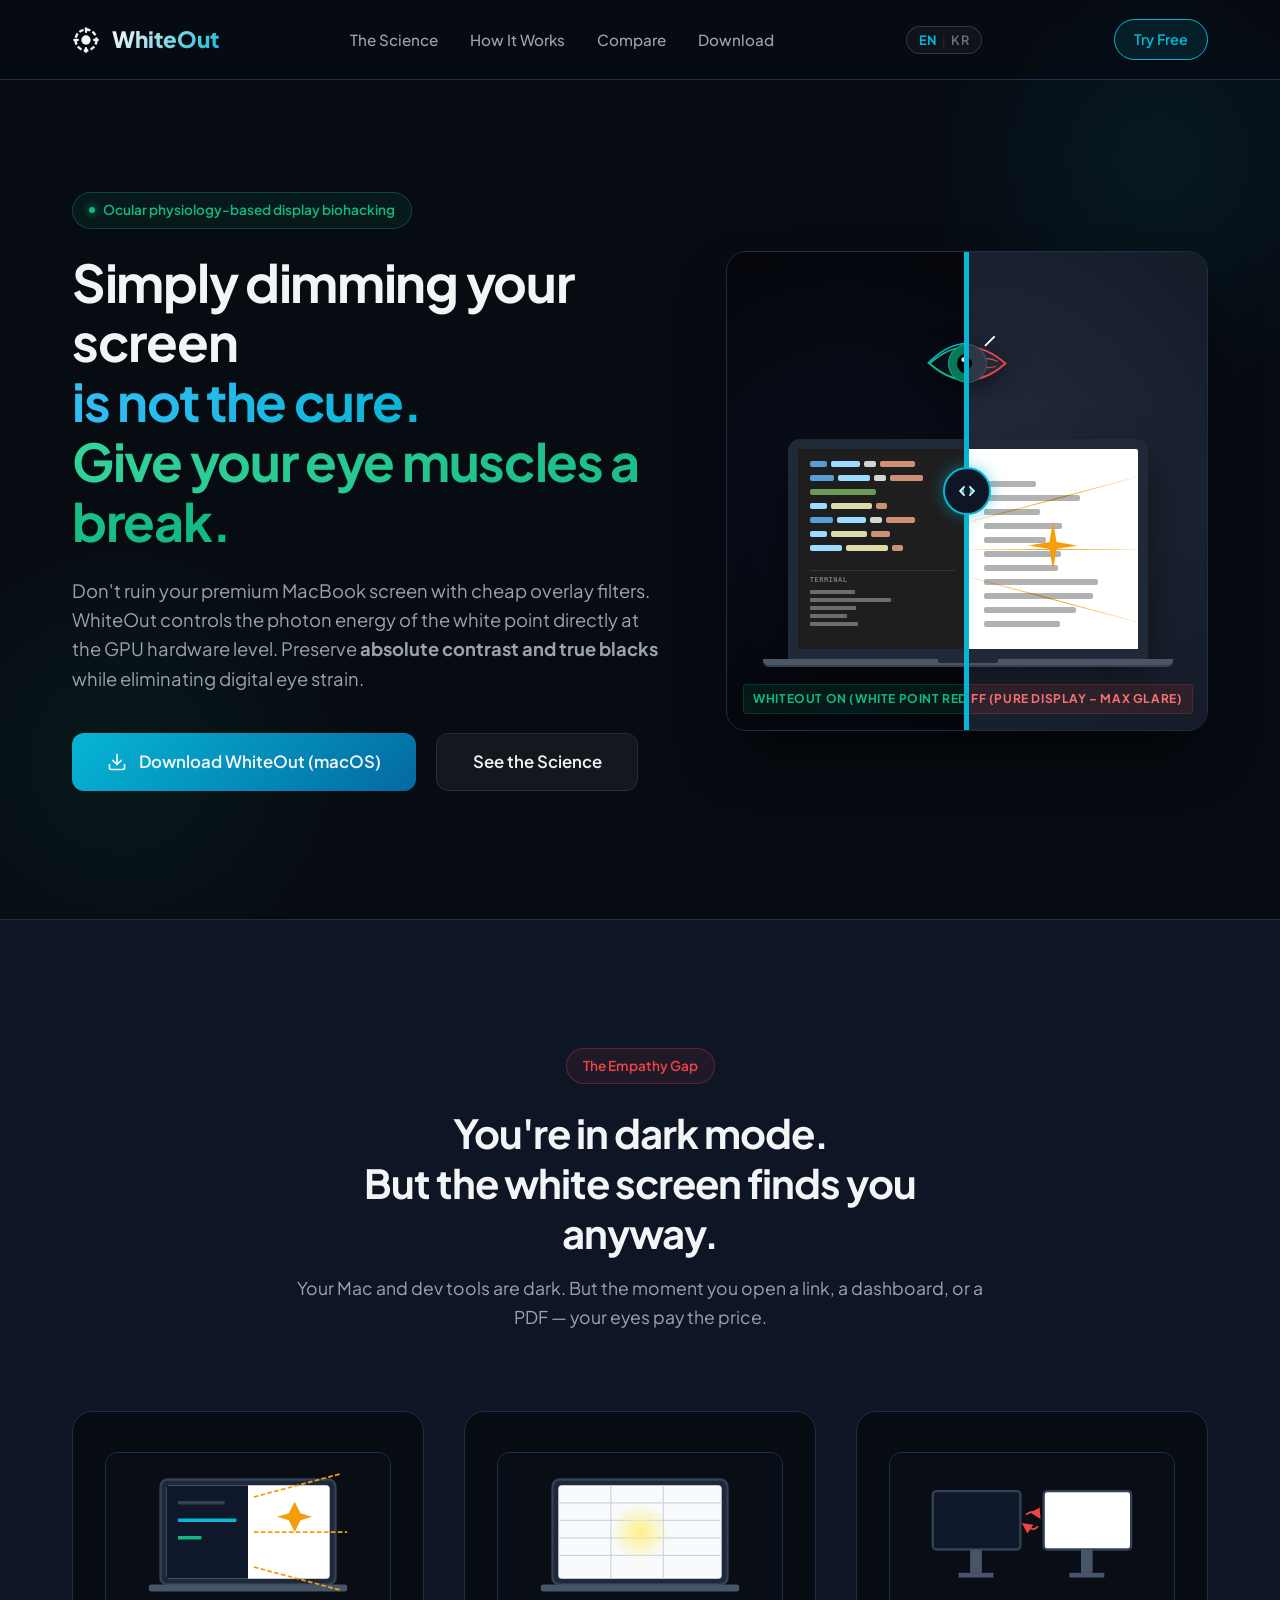
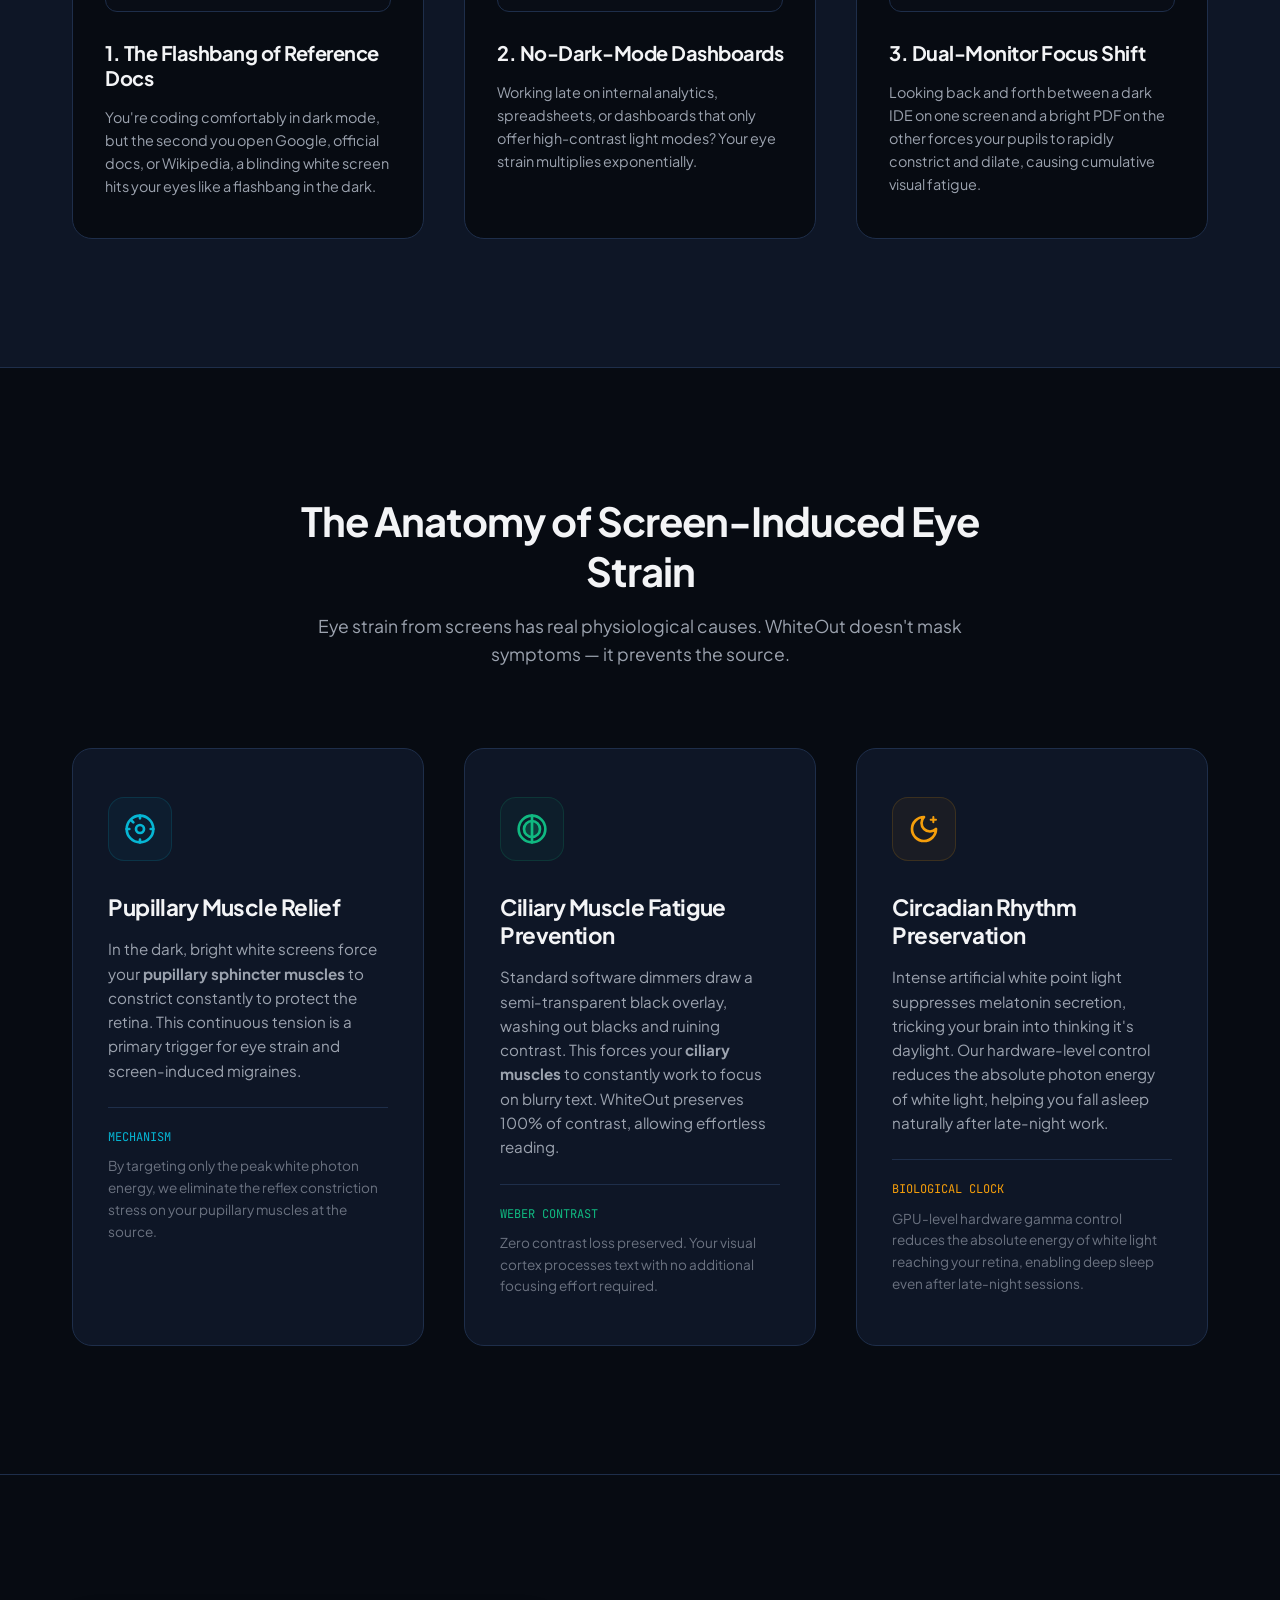
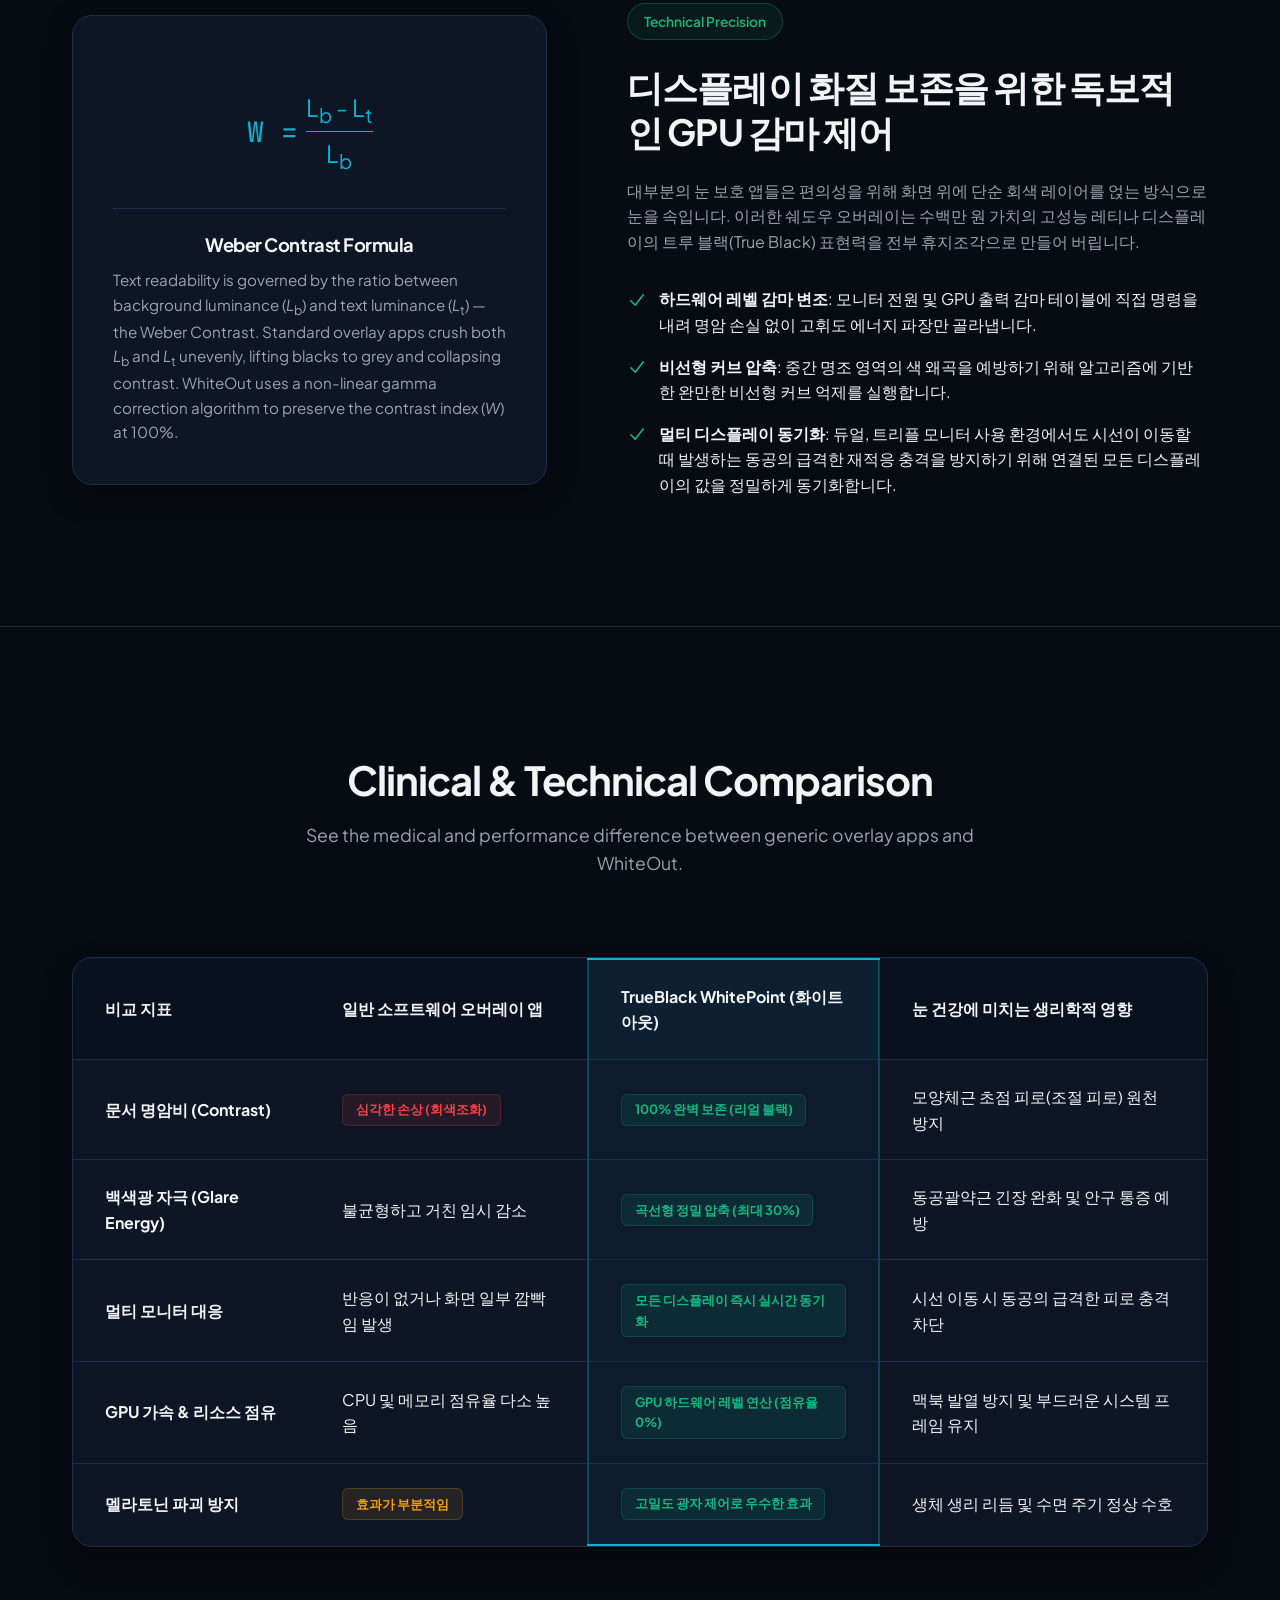
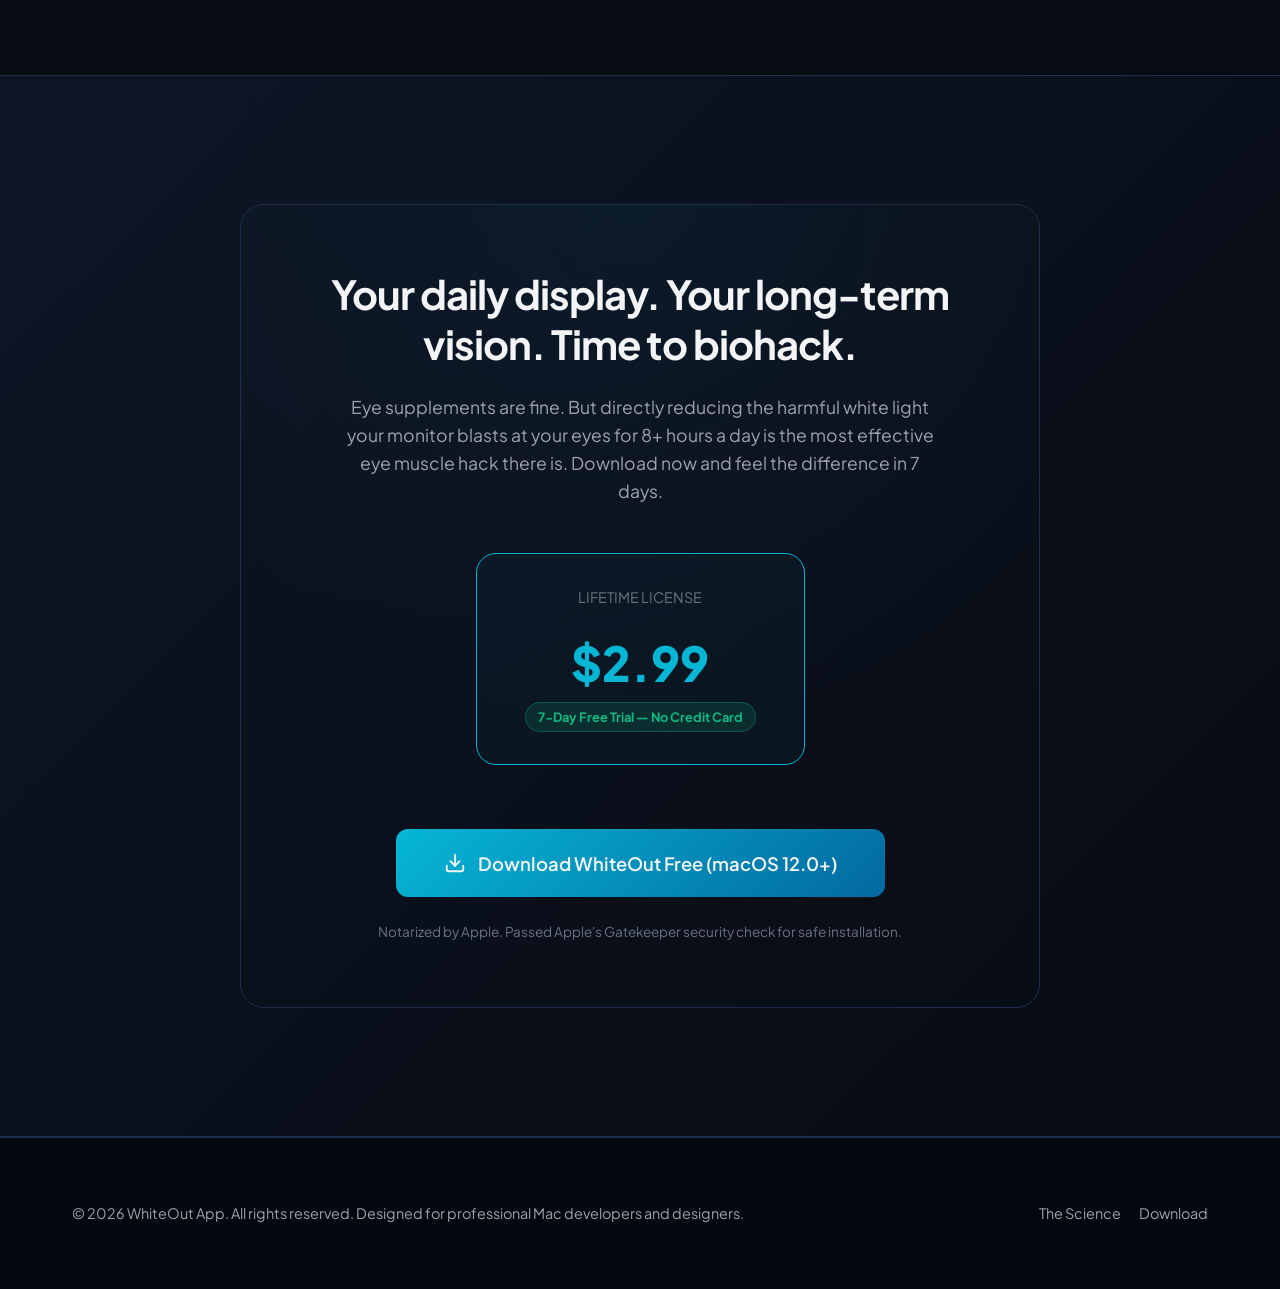
<file: new_web/index.html>
<!DOCTYPE html>
<html lang="en">
<head>
    <meta charset="UTF-8">
    <meta name="viewport" content="width=device-width, initial-scale=1.0">
    
    <!-- SEO Meta Tags -->
    <title>WhiteOut - GPU-Level Eye Strain Prevention for Mac</title>
    <meta name="description" content="Simply dimming your screen is not the cure. WhiteOut controls white point photon energy directly at the GPU hardware level, preserving 100% contrast and true blacks while eliminating digital eye strain.">
    <meta name="keywords" content="white point, eye strain, eye fatigue, MacBook eye protection, mac brightness control, contrast ratio, ciliary muscle fatigue, pupillary sphincter">
    
    <!-- Unique ID for testing -->
    <meta name="app-id" content="whiteout-health-landing-page">
    
    <!-- CSS -->
    <link rel="stylesheet" href="style.css">
    
    <!-- i18n Language Detection Script -->
    <script>
        (function() {
            const lang = (navigator.language || navigator.userLanguage || '').toLowerCase();
            const isKorean = lang.startsWith('ko');
            document.documentElement.lang = isKorean ? 'ko' : 'en';
            // Store globally for content switching
            window.__isKorean = isKorean;
        })();
    </script>
</head>
<body>

    <!-- Header Navigation -->
    <header>
        <div class="container nav-container">
            <a href="#" class="logo">
                <svg viewBox="0 0 24 24" fill="none" xmlns="http://www.w3.org/2000/svg">
                    <circle cx="12" cy="12" r="9" stroke="currentColor" stroke-width="2" stroke-dasharray="4 2"/>
                    <circle cx="12" cy="12" r="4" fill="currentColor"/>
                    <path d="M12 2V5" stroke="currentColor" stroke-width="2" stroke-linecap="round"/>
                    <path d="M12 19V22" stroke="currentColor" stroke-width="2" stroke-linecap="round"/>
                    <path d="M2 12H5" stroke="currentColor" stroke-width="2" stroke-linecap="round"/>
                    <path d="M19 12H22" stroke="currentColor" stroke-width="2" stroke-linecap="round"/>
                </svg>
                WhiteOut
            </a>
            <ul class="nav-links">
                <li><a href="#science" data-ko="의학적 근거" data-en="The Science">The Science</a></li>
                <li><a href="#contrast" data-ko="대비 보존 기술" data-en="How It Works">How It Works</a></li>
                <li><a href="#compare" data-ko="비교 분석" data-en="Compare">Compare</a></li>
                <li><a href="#download" data-ko="다운로드" data-en="Download">Download</a></li>
            </ul>
            <button id="langToggle" class="lang-toggle" aria-label="Toggle language">
                <span class="lang-opt" data-lang="en">EN</span>
                <span class="lang-divider">|</span>
                <span class="lang-opt" data-lang="ko">KR</span>
            </button>
            <a href="#download" class="nav-cta" data-ko="무료 체험하기" data-en="Try Free">Try Free</a>
        </div>
    </header>

    <!-- Hero Section -->
    <section class="hero">
        <div class="container hero-grid">
            <div class="hero-content">
                <div class="badge">
                    <div class="badge-dot"></div>
                    <span data-ko="안구 생리학 기반의 디스플레이 해킹" data-en="Ocular physiology-based display biohacking">Ocular physiology-based display biohacking</span>
                </div>
                <h1 class="hero-title">
                    <span data-ko="밝기만 낮추는 것은" data-en="Simply dimming your screen">Simply dimming your screen</span><br>
                    <span class="highlight-tech" data-ko="해결책이 아닙니다." data-en="is not the cure.">is not the cure.</span><br>
                    <span class="highlight-health" data-ko="눈의 근육을 쉬게 하세요." data-en="Give your eye muscles a break.">Give your eye muscles a break.</span>
                </h1>
                <p class="hero-desc">
                    <span data-ko="수백만 원짜리 맥북의 선명한 디스플레이 화질을 소프트웨어 레이어 필터로 망치지 마세요. WhiteOut은 GPU 하드웨어 레벨에서 화이트포인트의 광자 에너지만을 비선형으로 제어하여, <strong>완벽한 명암비와 리얼 블랙을 보존</strong>하면서 안구의 조절 스트레스를 예방합니다." data-en="Don't ruin your premium MacBook screen with cheap overlay filters. WhiteOut controls the photon energy of the white point directly at the GPU hardware level. Preserve <strong>absolute contrast and true blacks</strong> while eliminating digital eye strain.">Don't ruin your premium MacBook screen with cheap overlay filters. WhiteOut controls the photon energy of the white point directly at the GPU hardware level. Preserve <strong>absolute contrast and true blacks</strong> while eliminating digital eye strain.</span>
                </p>
                <div class="hero-ctas">
                    <a href="#download" class="btn btn-primary">
                        <svg width="20" height="20" viewBox="0 0 24 24" fill="none" stroke="currentColor" stroke-width="2" stroke-linecap="round" stroke-linejoin="round"><path d="M21 15v4a2 2 0 0 1-2 2H5a2 2 0 0 1-2-2v-4"/><polyline points="7 10 12 15 17 10"/><line x1="12" y1="15" x2="12" y2="3"/></svg>
                        <span data-ko="WhiteOut 다운로드 (macOS)" data-en="Download WhiteOut (macOS)">Download WhiteOut (macOS)</span>
                    </a>
                    <a href="#science" class="btn btn-secondary" data-ko="과학적 원리 보기" data-en="See the Science">See the Science</a>
                </div>
            </div>
            
            <!-- Interactive Comparison Slider -->
            <div class="comparison-slider" id="comparisonSlider">
                <!-- Under Panel (Before: WhiteOut OFF) -->
                <div class="slider-panel panel-before">
                    <div class="panel-content">
                        <!-- Irritated Eye (Constricted Pupil) -->
                        <svg class="eye-svg-top eye-fatigued" viewBox="0 0 100 100" xmlns="http://www.w3.org/2000/svg">
                            <path d="M10,50 Q50,15 90,50 Q50,85 10,50 Z" fill="#20293a" stroke="#ef4444" stroke-width="2"/>
                            <path d="M18,48 Q28,43 35,46" stroke="#ef4444" stroke-width="1.2" fill="none" class="eye-vein"/>
                            <path d="M20,53 Q30,56 37,53" stroke="#ef4444" stroke-width="1" fill="none" class="eye-vein"/>
                            <path d="M82,48 Q72,43 65,46" stroke="#ef4444" stroke-width="1.2" fill="none" class="eye-vein"/>
                            <path d="M80,53 Q70,56 63,53" stroke="#ef4444" stroke-width="1" fill="none" class="eye-vein"/>
                            <circle cx="50" cy="50" r="20" fill="#2d3748" stroke="#4a5568" stroke-width="1"/>
                            <circle cx="50" cy="50" r="5" fill="#000000" class="eye-pupil-constricted"/>
                            <g class="glare-beams">
                                <path d="M50,10 L50,22" stroke="#ffffff" stroke-width="2" stroke-linecap="round"/>
                                <path d="M22,22 L31,31" stroke="#ffffff" stroke-width="2" stroke-linecap="round"/>
                                <path d="M78,22 L69,31" stroke="#ffffff" stroke-width="2" stroke-linecap="round"/>
                            </g>
                            <circle cx="47" cy="47" r="2" fill="#ffffff" opacity="0.8"/>
                        </svg>
                        <div class="laptop-container">
                            <div class="laptop-screen">
                                <!-- Left half: Dark IDE with Typing Scroll & Terminal Logs -->
                                <div class="screen-half half-dark-ide">
                                    <div class="ide-editor-area">
                                        <div class="ide-code-scroll"></div>
                                    </div>
                                    <div class="ide-terminal-area">
                                        <div class="terminal-header">TERMINAL</div>
                                        <div class="terminal-scroll-container">
                                            <div class="terminal-scroll"></div>
                                        </div>
                                    </div>
                                </div>
                                <!-- Right half: Glaring White Browser with Auto Scroll -->
                                <div class="screen-half half-light-browser browser-glaring">
                                    <div class="glare-lines-wrapper">
                                        <div class="glare-line-item l-1"></div>
                                        <div class="glare-line-item l-2"></div>
                                        <div class="glare-line-item l-3"></div>
                                    </div>
                                    <svg class="glare-star" viewBox="0 0 100 100" xmlns="http://www.w3.org/2000/svg">
                                        <path d="M50,10 L55,40 L85,45 L55,50 L50,80 L45,50 L15,45 L45,40 Z" fill="#f59e0b" class="flashbang-anim"/>
                                    </svg>
                                    <div class="browser-scroll-container">
                                        <div class="browser-content-mock">
                                            <div class="browser-line w-80"></div>
                                            <div class="browser-line w-50"></div>
                                            <div class="browser-line w-80" style="width: 70%;"></div>
                                            <div class="browser-line w-50" style="width: 40%;"></div>
                                            <div class="browser-line w-80" style="width: 60%;"></div>
                                            <div class="browser-line w-50" style="width: 30%;"></div>
                                            <div class="browser-line w-80" style="width: 75%;"></div>
                                            <div class="browser-line w-50" style="width: 45%;"></div>
                                            <div class="browser-line w-80" style="width: 65%;"></div>
                                            <div class="browser-line w-50" style="width: 35%;"></div>
                                            <div class="browser-line w-80" style="width: 80%;"></div>
                                            <div class="browser-line w-50" style="width: 50%;"></div>
                                            <div class="browser-line w-80" style="width: 70%;"></div>
                                            <div class="browser-line w-50" style="width: 40%;"></div>
                                            <div class="browser-line w-80" style="width: 60%;"></div>
                                            <div class="browser-line w-50" style="width: 30%;"></div>
                                            <div class="browser-line w-80" style="width: 75%;"></div>
                                            <div class="browser-line w-50" style="width: 45%;"></div>
                                        </div>
                                    </div>
                                </div>
                            </div>
                            <div class="laptop-base"></div>
                        </div>
                        <span class="slider-label label-before" data-ko="WhiteOut OFF (순정 화면 - 눈부심 최대)" data-en="WhiteOut OFF (Pure Display – Max Glare)">WhiteOut OFF (Pure Display – Max Glare)</span>
                    </div>
                </div>
                
                <!-- Over Panel (After: WhiteOut ON) -->
                <div class="slider-panel panel-after" id="panelAfter">
                    <div class="panel-content">
                        <!-- Relaxed Eye (Dilated Pupil) -->
                        <svg class="eye-svg-top eye-relaxed" viewBox="0 0 100 100" xmlns="http://www.w3.org/2000/svg">
                            <path d="M10,50 Q50,15 90,50 Q50,85 10,50 Z" fill="#080e1a" stroke="#10b981" stroke-width="2"/>
                            <circle cx="50" cy="50" r="20" fill="#047857" stroke="#10b981" stroke-width="1"/>
                            <circle cx="50" cy="50" r="11" fill="#000000" class="eye-pupil-relaxed"/>
                            <path d="M8,50 Q50,8 92,50" stroke="#06b6d4" stroke-width="1.5" fill="none" class="eye-shield-wave"/>
                            <circle cx="46" cy="46" r="2.5" fill="#ffffff" opacity="0.9"/>
                        </svg>
                        <div class="laptop-container">
                            <div class="laptop-screen">
                                <!-- Left half: Dark IDE with Typing Scroll & Terminal Logs -->
                                <div class="screen-half half-dark-ide">
                                    <div class="ide-editor-area">
                                        <div class="ide-code-scroll"></div>
                                    </div>
                                    <div class="ide-terminal-area">
                                        <div class="terminal-header">TERMINAL</div>
                                        <div class="terminal-scroll-container">
                                            <div class="terminal-scroll"></div>
                                        </div>
                                    </div>
                                </div>
                                <!-- Right half: Dimmed Comfortable Browser with Auto Scroll -->
                                <div class="screen-half half-light-browser browser-dimmed">
                                    <div class="shield-badge">
                                        <svg viewBox="0 0 24 24" fill="none" stroke="currentColor" stroke-width="3" xmlns="http://www.w3.org/2000/svg">
                                            <polyline points="20 6 9 17 4 12"/>
                                        </svg>
                                        눈 보호 작동중
                                    </div>
                                    <div class="browser-scroll-container">
                                        <div class="browser-content-mock">
                                            <div class="browser-line w-80"></div>
                                            <div class="browser-line w-50"></div>
                                            <div class="browser-line w-80" style="width: 70%;"></div>
                                            <div class="browser-line w-50" style="width: 40%;"></div>
                                            <div class="browser-line w-80" style="width: 60%;"></div>
                                            <div class="browser-line w-50" style="width: 30%;"></div>
                                            <div class="browser-line w-80" style="width: 75%;"></div>
                                            <div class="browser-line w-50" style="width: 45%;"></div>
                                            <div class="browser-line w-80" style="width: 65%;"></div>
                                            <div class="browser-line w-50" style="width: 35%;"></div>
                                            <div class="browser-line w-80" style="width: 80%;"></div>
                                            <div class="browser-line w-50" style="width: 50%;"></div>
                                            <div class="browser-line w-80" style="width: 70%;"></div>
                                            <div class="browser-line w-50" style="width: 40%;"></div>
                                            <div class="browser-line w-80" style="width: 60%;"></div>
                                            <div class="browser-line w-50" style="width: 30%;"></div>
                                            <div class="browser-line w-80" style="width: 75%;"></div>
                                            <div class="browser-line w-50" style="width: 45%;"></div>
                                        </div>
                                    </div>
                                </div>
                            </div>
                            <div class="laptop-base"></div>
                        </div>
                        <span class="slider-label label-after" data-ko="WhiteOut ON (화이트포인트 감소 - 눈 편안함)" data-en="WhiteOut ON (White Point Reduced)">WhiteOut ON (White Point Reduced)</span>
                    </div>
                </div>
                
                <!-- Handle Bar -->
                <div class="slider-handle" id="sliderHandle">
                    <div class="slider-button">
                        <svg viewBox="0 0 24 24" xmlns="http://www.w3.org/2000/svg">
                            <path d="M8.5 17L3.5 12L8.5 7M15.5 17L20.5 12L15.5 7" stroke="currentColor" stroke-width="2" stroke-linecap="round" stroke-linejoin="round"/>
                        </svg>
                    </div>
                </div>
            </div>
        </div>
    </section>

    <!-- Pain Points / Empathy Section -->
    <section id="pain-points" class="pain-points">
        <div class="container">
            <div class="section-header">
                <div class="badge" style="background: rgba(239, 68, 68, 0.08); border-color: rgba(239, 68, 68, 0.3); color: #ef4444">The Empathy Gap</div>
                <h2 class="section-title" data-ko="다크 모드를 켰는데도<br>피할 수 없는 '눈뽕'의 순간들" data-en="You're in dark mode.<br>But the white screen finds you anyway.">You're in dark mode.<br>But the white screen finds you anyway.</h2>
                <p class="section-subtitle" data-ko="맥북과 주요 개발 툴은 어둡게 설정했지만, 작업 중 불쑥 마주치는 새하얀 화면 테러에 고통받은 경험이 있으신가요?" data-en="Your Mac and dev tools are dark. But the moment you open a link, a dashboard, or a PDF — your eyes pay the price.">Your Mac and dev tools are dark. But the moment you open a link, a dashboard, or a PDF — your eyes pay the price.</p>
            </div>
            
            <div class="pain-grid">
                <div class="pain-card">
                    <div class="pain-visual">
                        <svg viewBox="0 0 200 120" xmlns="http://www.w3.org/2000/svg">
                            <rect x="25" y="15" width="150" height="90" rx="6" fill="#1e293b" stroke="#334155" stroke-width="2"/>
                            <rect x="15" y="105" width="170" height="6" rx="2" fill="#475569"/>
                            <rect x="30" y="20" width="140" height="80" rx="3" fill="#ffffff"/>
                            <rect x="30" y="20" width="70" height="80" fill="#0f172a"/>
                            <line x1="40" y1="35" x2="80" y2="35" stroke="#334155" stroke-width="3"/>
                            <line x1="40" y1="50" x2="90" y2="50" stroke="#06b6d4" stroke-width="3"/>
                            <line x1="40" y1="65" x2="60" y2="65" stroke="#10b981" stroke-width="3"/>
                            <path d="M105,30 L180,10" stroke="#f59e0b" stroke-width="1.5" stroke-dasharray="4 2" class="glare-line-anim"/>
                            <path d="M105,60 L185,60" stroke="#f59e0b" stroke-width="1.5" stroke-dasharray="4 2" class="glare-line-anim"/>
                            <path d="M105,90 L180,110" stroke="#f59e0b" stroke-width="1.5" stroke-dasharray="4 2" class="glare-line-anim"/>
                            <path d="M140,60 L145,50 L155,47 L145,44 L140,34 L135,44 L125,47 L135,50 Z" fill="#f59e0b" class="flashbang-anim"/>
                        </svg>
                    </div>
                    <h3 class="pain-card-title" data-ko="1. 구글링 / 레퍼런스 문서 습격" data-en="1. The Flashbang of Reference Docs">1. The Flashbang of Reference Docs</h3>
                    <p class="pain-card-desc" data-ko="개발 툴은 다크 모드로 설정하여 편안하게 코딩하고 있었는데, 코드 에러 해결을 위해 구글링을 하거나 라이브러리 공식 Docs, 위키피디아 등을 여는 순간 밤하늘의 섬광탄처럼 눈을 강타하는 흰색 화면을 마주합니다." data-en="You're coding comfortably in dark mode, but the second you open Google, official docs, or Wikipedia, a blinding white screen hits your eyes like a flashbang in the dark.">You're coding comfortably in dark mode, but the second you open Google, official docs, or Wikipedia, a blinding white screen hits your eyes like a flashbang in the dark.</p>
                </div>
                
                <div class="pain-card">
                    <div class="pain-visual">
                        <svg viewBox="0 0 200 120" xmlns="http://www.w3.org/2000/svg">
                            <rect x="25" y="15" width="150" height="90" rx="6" fill="#1e293b" stroke="#334155" stroke-width="2"/>
                            <rect x="15" y="105" width="170" height="6" rx="2" fill="#475569"/>
                            <rect x="30" y="20" width="140" height="80" rx="3" fill="#f8fafc"/>
                            <line x1="30" y1="35" x2="170" y2="35" stroke="#cbd5e1" stroke-width="1"/>
                            <line x1="30" y1="50" x2="170" y2="50" stroke="#cbd5e1" stroke-width="1"/>
                            <line x1="30" y1="65" x2="170" y2="65" stroke="#cbd5e1" stroke-width="1"/>
                            <line x1="30" y1="80" x2="170" y2="80" stroke="#cbd5e1" stroke-width="1"/>
                            <line x1="75" y1="20" x2="75" y2="100" stroke="#cbd5e1" stroke-width="1"/>
                            <line x1="120" y1="20" x2="120" y2="100" stroke="#cbd5e1" stroke-width="1"/>
                            <circle cx="100" cy="60" r="25" fill="url(#glareGlow)" class="glare-pulse"/>
                            <defs>
                                <radialGradient id="glareGlow" cx="50%" cy="50%" r="50%">
                                    <stop offset="0%" stop-color="#fef08a"/>
                                    <stop offset="100%" stop-color="#fef08a" stop-opacity="0"/>
                                </radialGradient>
                            </defs>
                        </svg>
                    </div>
                    <h3 class="pain-card-title" data-ko="2. 다크 모드가 없는 웹 앱 / 대시보드" data-en="2. No-Dark-Mode Dashboards">2. No-Dark-Mode Dashboards</h3>
                    <p class="pain-card-desc" data-ko="사내 인프라 모니터링 대시보드, 스프레드시트(Excel), 혹은 Notion 페이지 등 기본적으로 밝은 백색 바탕만 제공하는 생산성 툴을 야간에 장시간 사용해야 할 때 눈의 피로는 걷잡을 수 없이 증폭됩니다." data-en="Working late on internal analytics, spreadsheets, or dashboards that only offer high-contrast light modes? Your eye strain multiplies exponentially.">Working late on internal analytics, spreadsheets, or dashboards that only offer high-contrast light modes? Your eye strain multiplies exponentially.</p>
                </div>
                
                <div class="pain-card">
                    <div class="pain-visual">
                        <svg viewBox="0 0 200 120" xmlns="http://www.w3.org/2000/svg">
                            <rect x="15" y="25" width="75" height="50" rx="3" fill="#0f172a" stroke="#334155" stroke-width="2"/>
                            <rect x="47" y="75" width="10" height="20" fill="#475569"/>
                            <rect x="37" y="95" width="30" height="4" fill="#475569"/>
                            <rect x="110" y="25" width="75" height="50" rx="3" fill="#ffffff" stroke="#334155" stroke-width="2"/>
                            <rect x="142" y="75" width="10" height="20" fill="#475569"/>
                            <rect x="132" y="95" width="30" height="4" fill="#475569"/>
                            <path d="M95,45 Q102,40 105,45" stroke="#ef4444" stroke-width="1.5" fill="none" marker-end="url(#arrow)"/>
                            <path d="M105,55 Q102,60 95,55" stroke="#ef4444" stroke-width="1.5" fill="none" marker-end="url(#arrow)"/>
                            <defs>
                                <marker id="arrow" viewBox="0 0 10 10" refX="5" refY="5" markerWidth="6" markerHeight="6" orient="auto-start-reverse">
                                    <path d="M 0 0 L 10 5 L 0 10 z" fill="#ef4444"/>
                                </marker>
                            </defs>
                        </svg>
                    </div>
                    <h3 class="pain-card-title" data-ko="3. 듀얼 모니터 시선 전환의 피로" data-en="3. Dual-Monitor Focus Shift">3. Dual-Monitor Focus Shift</h3>
                    <p class="pain-card-desc" data-ko="한쪽 모니터에는 어두운 테마의 코드를 띄우고, 다른 쪽 모니터에는 흰 배경의 기획서나 PDF를 띄워두었을 때, 양쪽을 번갈아 볼 때마다 동공 조절근이 급격히 수축과 이완을 반복하여 실시간으로 무리를 줍니다." data-en="Looking back and forth between a dark IDE on one screen and a bright PDF on the other forces your pupils to rapidly constrict and dilate, causing cumulative visual fatigue.">Looking back and forth between a dark IDE on one screen and a bright PDF on the other forces your pupils to rapidly constrict and dilate, causing cumulative visual fatigue.</p>
                </div>
            </div>
        </div>
    </section>

    <!-- Science Section -->
    <section id="science">
        <div class="container">
            <div class="section-header">
                <h2 class="section-title" data-ko="눈의 피로를 유발하는 안구 해부학적 원인" data-en="The Anatomy of Screen-Induced Eye Strain">The Anatomy of Screen-Induced Eye Strain</h2>
                <p class="section-subtitle" data-ko="모니터를 오래 볼 때 눈이 침침하고 머리가 아픈 것은 생리학적 원인이 존재하기 때문입니다. 화이트아웃은 증상을 가리는 것이 아니라 원인을 예방합니다." data-en="Eye strain from screens has real physiological causes. WhiteOut doesn't mask symptoms — it prevents the source.">Eye strain from screens has real physiological causes. WhiteOut doesn't mask symptoms — it prevents the source.</p>
            </div>
            
            <div class="science-grid">
                <!-- Pupil Sphincter Muscle -->
                <div class="science-card">
                    <div class="science-icon">
                        <svg width="32" height="32" viewBox="0 0 24 24" fill="none" stroke="currentColor" stroke-width="2" stroke-linecap="round" stroke-linejoin="round">
                            <circle cx="12" cy="12" r="10"/>
                            <circle cx="12" cy="12" r="3"/>
                            <path d="M12 2v2M12 20v2M2 12h2M20 12h2M5.6 5.6l1.4 1.4M17l1.4 1.4M5.6 18.4l1.4-1.4M17 7l1.4-1.4"/>
                        </svg>
                    </div>
                    <h3 class="card-title" data-ko="동공괄약근 긴장 완화" data-en="Pupillary Muscle Relief">Pupillary Muscle Relief</h3>
                    <p class="card-desc" data-ko="어두운 환경에서 디스플레이의 강렬한 흰색광(화이트포인트)을 마주하면, 망막을 보호하기 위해 홍채 내부의 <strong>동공괄약근(Pupillary Sphincter Muscle)</strong>이 쉬지 않고 수축합니다. 이 근육의 장시간 긴장은 안구 통증뿐만 아니라 편두통의 주원인이 됩니다." data-en="In the dark, bright white screens force your <strong>pupillary sphincter muscles</strong> to constrict constantly to protect the retina. This continuous tension is a primary trigger for eye strain and screen-induced migraines.">In the dark, bright white screens force your <strong>pupillary sphincter muscles</strong> to constrict constantly to protect the retina. This continuous tension is a primary trigger for eye strain and screen-induced migraines.</p>
                    <div class="card-evidence">
                        <span class="evidence-label">Mechanism</span>
                        <p class="evidence-text" data-ko="피크 화이트(Peak White)의 광자 에너지만 타겟팅 압축하여 동공 조절근의 반사적 수축 스트레스를 원천 예방합니다." data-en="By targeting only the peak white photon energy, we eliminate the reflex constriction stress on your pupillary muscles at the source.">By targeting only the peak white photon energy, we eliminate the reflex constriction stress on your pupillary muscles at the source.</p>
                    </div>
                </div>
                
                <!-- Ciliary Muscle Contrast Sensitivity -->
                <div class="science-card">
                    <div class="science-icon">
                        <svg width="32" height="32" viewBox="0 0 24 24" fill="none" stroke="currentColor" stroke-width="2" stroke-linecap="round" stroke-linejoin="round">
                            <path d="M12 22c5.523 0 10-4.477 10-10S17.523 2 12 2 2 6.477 2 12s4.477 10 10 10z"/>
                            <path d="M12 18a6 6 0 1 0 0-12 6 6 0 0 0 0 12z" fill="currentColor" fill-opacity="0.2"/>
                            <path d="M12 2v20"/>
                        </svg>
                    </div>
                    <h3 class="card-title" data-ko="모양체근 조절 피로 차단" data-en="Ciliary Muscle Fatigue Prevention">Ciliary Muscle Fatigue Prevention</h3>
                    <p class="card-desc" data-ko="시중의 소프트웨어 디머(Dimmer) 앱들은 화면 위에 반투명한 검은색 레이어를 띄웁니다. 이로 인해 블랙이 흐려지고 글자 명암비(Contrast)가 망가지면, 우리 눈의 <strong>모양체근(Ciliary Muscle)</strong>은 글자 초점을 맞추기 위해 무리하게 수정을 반복하여 극심한 초점 피로에 시달립니다." data-en="Standard software dimmers draw a semi-transparent black overlay, washing out blacks and ruining contrast. This forces your <strong>ciliary muscles</strong> to constantly work to focus on blurry text. WhiteOut preserves 100% of contrast, allowing effortless reading.">Standard software dimmers draw a semi-transparent black overlay, washing out blacks and ruining contrast. This forces your <strong>ciliary muscles</strong> to constantly work to focus on blurry text. WhiteOut preserves 100% of contrast, allowing effortless reading.</p>
                    <div class="card-evidence">
                        <span class="evidence-label">Weber Contrast</span>
                        <p class="evidence-text" data-ko="화질 명암비 손실을 0%로 완벽 보존하여 시각 처리 피질이 추가적인 조절 노력 없이도 글자를 또렷하게 인지하게 돕습니다." data-en="Zero contrast loss preserved. Your visual cortex processes text with no additional focusing effort required.">Zero contrast loss preserved. Your visual cortex processes text with no additional focusing effort required.</p>
                    </div>
                </div>
                
                <!-- Circadian Rhythm / Melatonin -->
                <div class="science-card">
                    <div class="science-icon">
                        <svg width="32" height="32" viewBox="0 0 24 24" fill="none" stroke="currentColor" stroke-width="2" stroke-linecap="round" stroke-linejoin="round">
                            <path d="M12 3a6 6 0 0 0 9 9 9 9 0 1 1-9-9Z"/>
                            <path d="M19 3v4M21 5h-4" stroke-width="1.5"/>
                        </svg>
                    </div>
                    <h3 class="card-title" data-ko="생체 생리 리듬 및 수면 보호" data-en="Circadian Rhythm Preservation">Circadian Rhythm Preservation</h3>
                    <p class="card-desc" data-ko="인공적인 고에너지 백색광 파장은 망막의 감각 신경 세포를 자극하여 밤을 낮으로 인식하게 만듭니다. 이는 수면을 유도하는 천연 호르몬인 멜라토닌(Melatonin) 분비를 억제하여 수면 주기를 교란시키고 야간 생체 리듬을 완전히 파괴합니다." data-en="Intense artificial white point light suppresses melatonin secretion, tricking your brain into thinking it's daylight. Our hardware-level control reduces the absolute photon energy of white light, helping you fall asleep naturally after late-night work.">Intense artificial white point light suppresses melatonin secretion, tricking your brain into thinking it's daylight. Our hardware-level control reduces the absolute photon energy of white light, helping you fall asleep naturally after late-night work.</p>
                    <div class="card-evidence">
                        <span class="evidence-label">Biological Clock</span>
                        <p class="evidence-text" data-ko="GPU 레벨의 하드웨어 감마 제어로 망막에 닿는 백색광 자극의 절대 에너지를 감소시켜 밤샘 작업 후에도 빠르고 깊은 수면을 유도합니다." data-en="GPU-level hardware gamma control reduces the absolute energy of white light reaching your retina, enabling deep sleep even after late-night sessions.">GPU-level hardware gamma control reduces the absolute energy of white light reaching your retina, enabling deep sleep even after late-night sessions.</p>
                    </div>
                </div>
            </div>
        </div>
    </section>

    <!-- Contrast & Tech Section -->
    <section id="contrast">
        <div class="container graphic-section-grid">
            <div class="math-card">
                <div class="math-formula">
                    W = <span style="display:inline-flex; flex-direction:column; vertical-align:middle; text-align:center; font-size: 0.85em; font-family: var(--font-sans)">
                        <span>L<sub>b</sub> - L<sub>t</sub></span>
                        <span style="border-top:1px solid currentColor; padding-top:2px">L<sub>b</sub></span>
                    </span>
                </div>
                <h4 style="font-size:1.15rem; margin-bottom:0.75rem; text-align:center;" data-ko="웨버 대비 공식 (Weber Contrast Formula)" data-en="Weber Contrast Formula">Weber Contrast Formula</h4>
                <p class="math-desc" data-ko="텍스트의 인지 성능을 좌우하는 것은 배경 휘도(<i>L</i><sub>b</sub>)와 텍스트 휘도(<i>L</i><sub>t</sub>)의 비율 차이인 Weber Contrast입니다. 기존 오버레이 앱은 <i>L</i><sub>b</sub>와 <i>L</i><sub>t</sub>를 불균등하게 뭉개 검은색 영역까지 밝은 회색으로 밀어 올려 대비값을 붕괴시킵니다. 화이트아웃은 비선형 감마 보정 곡선 알고리즘을 사용해 대비 지수(W)의 완벽한 100% 유지를 지향합니다." data-en="Text readability is governed by the ratio between background luminance (<i>L</i><sub>b</sub>) and text luminance (<i>L</i><sub>t</sub>) — the Weber Contrast. Standard overlay apps crush both <i>L</i><sub>b</sub> and <i>L</i><sub>t</sub> unevenly, lifting blacks to grey and collapsing contrast. WhiteOut uses a non-linear gamma correction algorithm to preserve the contrast index (<i>W</i>) at 100%.">Text readability is governed by the ratio between background luminance (<i>L</i><sub>b</sub>) and text luminance (<i>L</i><sub>t</sub>) — the Weber Contrast. Standard overlay apps crush both <i>L</i><sub>b</sub> and <i>L</i><sub>t</sub> unevenly, lifting blacks to grey and collapsing contrast. WhiteOut uses a non-linear gamma correction algorithm to preserve the contrast index (<i>W</i>) at 100%.</p>
            </div>
            
            <div class="tech-explanation">
                <div class="badge">Technical Precision</div>
                <h2 style="font-size:2.25rem; margin-bottom:1.5rem;">디스플레이 화질 보존을 위한 독보적인 GPU 감마 제어</h2>
                <p style="margin-bottom:1.5rem;">
                    대부분의 눈 보호 앱들은 편의성을 위해 화면 위에 단순 회색 레이어를 얹는 방식으로 눈을 속입니다. 
                    이러한 쉐도우 오버레이는 수백만 원 가치의 고성능 레티나 디스플레이의 트루 블랙(True Black) 표현력을 전부 휴지조각으로 만들어 버립니다.
                </p>
                <ul class="bullet-list">
                    <li class="bullet-item">
                        <!-- Check Icon SVG -->
                        <svg viewBox="0 0 20 20" fill="currentColor">
                            <path fill-rule="evenodd" d="M16.704 4.153a.75.75 0 0 1 .143 1.052l-8 10.5a.75.75 0 0 1-1.127.075l-4.5-4.5a.75.75 0 0 1 1.06-1.06l3.894 3.893 7.48-9.817a.75.75 0 0 1 1.05-.143z" clip-rule="evenodd" />
                        </svg>
                        <span><strong>하드웨어 레벨 감마 변조</strong>: 모니터 전원 및 GPU 출력 감마 테이블에 직접 명령을 내려 명암 손실 없이 고휘도 에너지 파장만 골라냅니다.</span>
                    </li>
                    <li class="bullet-item">
                        <svg viewBox="0 0 20 20" fill="currentColor">
                            <path fill-rule="evenodd" d="M16.704 4.153a.75.75 0 0 1 .143 1.052l-8 10.5a.75.75 0 0 1-1.127.075l-4.5-4.5a.75.75 0 0 1 1.06-1.06l3.894 3.893 7.48-9.817a.75.75 0 0 1 1.05-.143z" clip-rule="evenodd" />
                        </svg>
                        <span><strong>비선형 커브 압축</strong>: 중간 명조 영역의 색 왜곡을 예방하기 위해 알고리즘에 기반한 완만한 비선형 커브 억제를 실행합니다.</span>
                    </li>
                    <li class="bullet-item">
                        <svg viewBox="0 0 20 20" fill="currentColor">
                            <path fill-rule="evenodd" d="M16.704 4.153a.75.75 0 0 1 .143 1.052l-8 10.5a.75.75 0 0 1-1.127.075l-4.5-4.5a.75.75 0 0 1 1.06-1.06l3.894 3.893 7.48-9.817a.75.75 0 0 1 1.05-.143z" clip-rule="evenodd" />
                        </svg>
                        <span><strong>멀티 디스플레이 동기화</strong>: 듀얼, 트리플 모니터 사용 환경에서도 시선이 이동할 때 발생하는 동공의 급격한 재적응 충격을 방지하기 위해 연결된 모든 디스플레이의 값을 정밀하게 동기화합니다.</span>
                    </li>
                </ul>
            </div>
        </div>
    </section>

    <!-- Comparison Table Section -->
    <section id="compare">
        <div class="container">
            <div class="section-header">
                <h2 class="section-title" data-ko="눈 건강 지표 및 기술적 비교" data-en="Clinical & Technical Comparison">Clinical &amp; Technical Comparison</h2>
                <p class="section-subtitle" data-ko="시중의 일반 필터 앱과 WhiteOut의 의학적·성능적 차이를 직관적으로 확인하세요." data-en="See the medical and performance difference between generic overlay apps and WhiteOut.">See the medical and performance difference between generic overlay apps and WhiteOut.</p>
            </div>
            
            <div class="table-wrapper">
                <table>
                    <thead>
                        <tr>
                            <th>비교 지표</th>
                            <th>일반 소프트웨어 오버레이 앱</th>
                            <th class="col-featured">TrueBlack WhitePoint (화이트아웃)</th>
                            <th>눈 건강에 미치는 생리학적 영향</th>
                        </tr>
                    </thead>
                    <tbody>
                        <tr>
                            <td><strong>문서 명암비 (Contrast)</strong></td>
                            <td><span class="status-badge status-negative">심각한 손상 (회색조화)</span></td>
                            <td class="col-featured"><span class="status-badge status-positive">100% 완벽 보존 (리얼 블랙)</span></td>
                            <td>모양체근 초점 피로(조절 피로) 원천 방지</td>
                        </tr>
                        <tr>
                            <td><strong>백색광 자극 (Glare Energy)</strong></td>
                            <td>불균형하고 거친 임시 감소</td>
                            <td class="col-featured"><span class="status-badge status-positive">곡선형 정밀 압축 (최대 30%)</span></td>
                            <td>동공괄약근 긴장 완화 및 안구 통증 예방</td>
                        </tr>
                        <tr>
                            <td><strong>멀티 모니터 대응</strong></td>
                            <td>반응이 없거나 화면 일부 깜빡임 발생</td>
                            <td class="col-featured"><span class="status-badge status-positive">모든 디스플레이 즉시 실시간 동기화</span></td>
                            <td>시선 이동 시 동공의 급격한 피로 충격 차단</td>
                        </tr>
                        <tr>
                            <td><strong>GPU 가속 & 리소스 점유</strong></td>
                            <td>CPU 및 메모리 점유율 다소 높음</td>
                            <td class="col-featured"><span class="status-badge status-positive">GPU 하드웨어 레벨 연산 (점유율 0%)</span></td>
                            <td>맥북 발열 방지 및 부드러운 시스템 프레임 유지</td>
                        </tr>
                        <tr>
                            <td><strong>멜라토닌 파괴 방지</strong></td>
                            <td><span class="status-badge status-warning">효과가 부분적임</span></td>
                            <td class="col-featured"><span class="status-badge status-positive">고밀도 광자 제어로 우수한 효과</span></td>
                            <td>생체 생리 리듬 및 수면 주기 정상 수호</td>
                        </tr>
                    </tbody>
                </table>
            </div>
        </div>
    </section>

    <!-- Call to Action (CTA) Section -->
    <section class="cta" id="download">
        <div class="container">
            <div class="cta-box">
                <h2 class="cta-title" data-ko="매일 마주하는 디스플레이, 당신의 안구 건강을 위한 바이오해킹" data-en="Your daily display. Your long-term vision. Time to biohack.">Your daily display. Your long-term vision. Time to biohack.</h2>
                <p class="cta-desc" data-ko="눈 건강 보조제를 섭취하는 것도 좋지만, 매일 8시간 넘게 눈을 혹사시키는 모니터의 유해 백색광을 직접 줄여주는 것이 가장 효과적인 눈 근육 해킹입니다. 지금 바로 다운로드하여 7일간의 편안함을 직접 경험해 보세요." data-en="Eye supplements are fine. But directly reducing the harmful white light your monitor blasts at your eyes for 8+ hours a day is the most effective eye muscle hack there is. Download now and feel the difference in 7 days.">Eye supplements are fine. But directly reducing the harmful white light your monitor blasts at your eyes for 8+ hours a day is the most effective eye muscle hack there is. Download now and feel the difference in 7 days.</p>
                
                <div class="price-card">
                    <span class="price-period">Lifetime License</span>
                    <span class="price-val">$2.99</span>
                    <span class="price-badge" data-ko="7일간 무료 체험 (카드 필요 없음)" data-en="7-Day Free Trial — No Credit Card">7-Day Free Trial — No Credit Card</span>
                </div>
                
                <div style="margin-top: 1rem;">
                    <a href="https://github.com/tank-jw/Whiteout/releases/download/v1.0.0/WhiteOut.dmg" class="btn btn-primary" style="padding: 1.2rem 3rem; font-size:1.15rem;">
                        <svg width="22" height="22" viewBox="0 0 24 24" fill="none" stroke="currentColor" stroke-width="2" stroke-linecap="round" stroke-linejoin="round"><path d="M21 15v4a2 2 0 0 1-2 2H5a2 2 0 0 1-2-2v-4"/><polyline points="7 10 12 15 17 10"/><line x1="12" y1="15" x2="12" y2="3"/></svg>
                        <span data-ko="WhiteOut 무료 다운로드 (macOS 12.0+)" data-en="Download WhiteOut Free (macOS 12.0+)">Download WhiteOut Free (macOS 12.0+)</span>
                    </a>
                </div>
                <p style="margin-top: 1.5rem; font-size: 0.85rem; color: var(--text-muted);" data-ko="Apple 공증 통과. macOS Gatekeeper의 보안 검사를 마쳐 안심하고 설치하셔도 좋습니다." data-en="Notarized by Apple. Passed Apple's Gatekeeper security check for safe installation.">Notarized by Apple. Passed Apple's Gatekeeper security check for safe installation.</p>
            </div>
        </div>
    </section>

    <!-- Footer -->
    <footer>
        <div class="container footer-container">
            <p>&copy; 2026 WhiteOut App. All rights reserved. Designed for professional Mac developers and designers.</p>
            <p>
                <a href="#science" style="margin-right:1rem;" data-ko="의학적 근거" data-en="The Science">The Science</a>
                <a href="#download" data-ko="다운로드" data-en="Download">Download</a>
            </p>
        </div>
    </footer>

    <!-- Script for interactive comparison slider -->
    <script src="script.js"></script>
</body>
</html>
</file>
<file: new_web/style.css>
@import url('https://fonts.googleapis.com/css2?family=Plus+Jakarta+Sans:wght@300;400;500;600;700;800&family=JetBrains+Mono:wght@400;500&display=swap');

:root {
  --bg-main: #070b12;
  --bg-surface: #0e1626;
  --bg-card: #142035;
  --border-color: #1e2e4a;
  --border-focus: #3b82f6;
  
  --accent-health: #10b981;
  --accent-health-glow: rgba(16, 185, 129, 0.15);
  --accent-tech: #06b6d4;
  --accent-tech-glow: rgba(6, 182, 212, 0.15);
  
  --text-primary: #f3f4f6;
  --text-secondary: #9ca3af;
  --text-muted: #6b7280;
  
  --font-sans: 'Plus Jakarta Sans', -apple-system, BlinkMacSystemFont, "Segoe UI", Roboto, sans-serif;
  --font-mono: 'JetBrains Mono', monospace;
  
  --transition-smooth: all 0.3s cubic-bezier(0.4, 0, 0.2, 1);
  --shadow-glow: 0 0 25px rgba(6, 182, 212, 0.2);
  --shadow-glow-green: 0 0 25px rgba(16, 185, 129, 0.2);
}

/* Base Reset */
*, *::before, *::after {
  box-sizing: border-box;
  margin: 0;
  padding: 0;
}

html {
  scroll-behavior: smooth;
  font-size: 16px;
}

body {
  background-color: var(--bg-main);
  color: var(--text-primary);
  font-family: var(--font-sans);
  line-height: 1.6;
  overflow-x: hidden;
  -webkit-font-smoothing: antialiased;
}

/* Typography */
h1, h2, h3, h4 {
  font-weight: 700;
  letter-spacing: -0.025em;
  line-height: 1.25;
}

p {
  color: var(--text-secondary);
}

a {
  color: inherit;
  text-decoration: none;
}

/* Layout Utilities */
.container {
  width: 100%;
  max-width: 1200px;
  margin: 0 auto;
  padding: 0 2rem;
}

section {
  padding: 8rem 0;
  border-bottom: 1px solid var(--border-color);
}

/* Header Navigation */
header {
  position: fixed;
  top: 0;
  left: 0;
  right: 0;
  z-index: 100;
  background: rgba(7, 11, 18, 0.75);
  backdrop-filter: blur(12px);
  -webkit-backdrop-filter: blur(12px);
  border-bottom: 1px solid var(--border-color);
  padding: 1.2rem 0;
}

.nav-container {
  display: flex;
  justify-content: space-between;
  align-items: center;
}

.logo {
  display: flex;
  align-items: center;
  gap: 0.75rem;
  font-weight: 800;
  font-size: 1.4rem;
  background: linear-gradient(135deg, var(--text-primary) 30%, var(--accent-tech) 100%);
  -webkit-background-clip: text;
  -webkit-text-fill-color: transparent;
}

.logo svg {
  width: 28px;
  height: 28px;
}

.nav-links {
  display: flex;
  gap: 2rem;
  list-style: none;
  font-size: 0.95rem;
  font-weight: 500;
  color: var(--text-secondary);
}

.nav-links a {
  transition: var(--transition-smooth);
}

.nav-links a:hover {
  color: var(--accent-tech);
}

.nav-cta {
  background: rgba(6, 182, 212, 0.1);
  border: 1px solid var(--accent-tech);
  color: var(--accent-tech);
  padding: 0.5rem 1.2rem;
  border-radius: 9999px;
  font-size: 0.9rem;
  font-weight: 600;
  transition: var(--transition-smooth);
}

.nav-cta:hover {
  background: var(--accent-tech);
  color: var(--bg-main);
  box-shadow: var(--shadow-glow);
}

/* Language toggle pill */
.lang-toggle {
  display: flex;
  align-items: center;
  gap: 0.3rem;
  background: rgba(255, 255, 255, 0.04);
  border: 1px solid rgba(255, 255, 255, 0.15);
  border-radius: 9999px;
  padding: 0.3rem 0.75rem;
  cursor: pointer;
  font-family: var(--font-sans);
  font-size: 0.8rem;
  font-weight: 600;
  color: var(--text-muted);
  transition: var(--transition-smooth);
  letter-spacing: 0.05em;
}

.lang-toggle:hover {
  border-color: rgba(255, 255, 255, 0.35);
  color: var(--text-primary);
}

.lang-toggle .lang-opt {
  transition: color 0.2s ease;
  cursor: pointer;
}

.lang-toggle .lang-opt.active {
  color: var(--accent-tech);
  font-weight: 700;
}

.lang-toggle .lang-divider {
  opacity: 0.3;
  font-weight: 300;
}

/* Hero Section */
.hero {
  padding-top: 12rem;
  padding-bottom: 8rem;
  position: relative;
  overflow: hidden;
}

.hero::after {
  content: '';
  position: absolute;
  top: -10%;
  right: -10%;
  width: 500px;
  height: 500px;
  background: radial-gradient(circle, rgba(6, 182, 212, 0.08) 0%, rgba(0,0,0,0) 70%);
  z-index: -1;
  pointer-events: none;
}

.hero::before {
  content: '';
  position: absolute;
  bottom: -10%;
  left: -10%;
  width: 500px;
  height: 500px;
  background: radial-gradient(circle, rgba(16, 185, 129, 0.08) 0%, rgba(0,0,0,0) 70%);
  z-index: -1;
  pointer-events: none;
}

.hero-grid {
  display: grid;
  grid-template-columns: 1.1fr 0.9fr;
  gap: 4rem;
  align-items: center;
}

.badge {
  display: inline-flex;
  align-items: center;
  gap: 0.5rem;
  background: rgba(16, 185, 129, 0.08);
  border: 1px solid rgba(16, 185, 129, 0.3);
  color: var(--accent-health);
  padding: 0.4rem 1rem;
  border-radius: 9999px;
  font-size: 0.85rem;
  font-weight: 600;
  margin-bottom: 1.5rem;
}

.badge-dot {
  width: 6px;
  height: 6px;
  background-color: var(--accent-health);
  border-radius: 50%;
  box-shadow: 0 0 8px var(--accent-health);
}

.hero-title {
  font-size: 3.25rem;
  line-height: 1.15;
  margin-bottom: 1.5rem;
}

.hero-title span.highlight-tech {
  background: linear-gradient(135deg, #38bdf8 0%, var(--accent-tech) 100%);
  -webkit-background-clip: text;
  -webkit-text-fill-color: transparent;
}

.hero-title span.highlight-health {
  background: linear-gradient(135deg, #34d399 0%, var(--accent-health) 100%);
  -webkit-background-clip: text;
  -webkit-text-fill-color: transparent;
}

.hero-desc {
  font-size: 1.15rem;
  margin-bottom: 2.5rem;
}

.hero-ctas {
  display: flex;
  gap: 1.25rem;
}

.btn {
  display: inline-flex;
  align-items: center;
  justify-content: center;
  gap: 0.75rem;
  padding: 0.9rem 2.2rem;
  border-radius: 12px;
  font-size: 1.05rem;
  font-weight: 600;
  transition: var(--transition-smooth);
  cursor: pointer;
}

.btn-primary {
  background: linear-gradient(135deg, var(--accent-tech) 0%, #0369a1 100%);
  border: none;
  color: var(--text-primary);
}

.btn-primary:hover {
  transform: translateY(-2px);
  box-shadow: var(--shadow-glow);
}

.btn-secondary {
  background: rgba(255, 255, 255, 0.05);
  border: 1px solid var(--border-color);
  color: var(--text-primary);
}

.btn-secondary:hover {
  background: rgba(255, 255, 255, 0.08);
  border-color: var(--text-secondary);
}

/* Comparison Section */
.comparison-container {
  position: relative;
  width: 100%;
  max-width: 750px;
  height: 480px;
  border-radius: 16px;
  overflow: hidden;
  border: 1px solid var(--border-color);
  box-shadow: 0 20px 40px rgba(0, 0, 0, 0.4);
}

.slider-img {
  position: absolute;
  top: 0;
  left: 0;
  width: 100%;
  height: 100%;
  background-size: cover;
  background-position: center;
  pointer-events: none;
}

.img-before {
  background-image: url('data:image/svg+xml;utf8,<svg xmlns="http://www.w3.org/2000/svg" width="800" height="500" viewBox="0 0 800 500"><rect width="800" height="500" fill="%231a202c"/><text x="50%22 y="40%22 font-family="system-ui" font-size="28" fill="%23718096" text-anchor="middle" font-weight="bold">일반 소프트웨어 오버레이 필터</text><text x="50%22 y="50%22 font-family="system-ui" font-size="18" fill="%234a5568" text-anchor="middle">검은색이 회색조로 탁해져 대비가 손상됩니다.</text><circle cx="200" cy="350" r="40" fill="%232d3748"/><circle cx="600" cy="350" r="40" fill="%232d3748"/></svg>');
  z-index: 1;
}

.img-after {
  background-image: url('data:image/svg+xml;utf8,<svg xmlns="http://www.w3.org/2000/svg" width="800" height="500" viewBox="0 0 800 500"><rect width="800" height="500" fill="%23090d16"/><text x="50%22 y="40%22 font-family="system-ui" font-size="28" fill="%23f7fafc" text-anchor="middle" font-weight="bold">TrueBlack WhitePoint (화이트아웃)</text><text x="50%22 y="50%22 font-family="system-ui" font-size="18" fill="%23a0aec0" text-anchor="middle">트루 블랙과 명암비가 100% 보존되어 선명합니다.</text><circle cx="200" cy="350" r="40" fill="%23000000"/><circle cx="600" cy="350" r="40" fill="%23000000"/></svg>');
  z-index: 2;
  width: 50%;
  border-right: 2px solid var(--accent-tech);
}

.comparison-slider {
  position: relative;
  width: 100%;
  height: 480px;
  border-radius: 20px;
  overflow: hidden;
  border: 1px solid var(--border-color);
  box-shadow: 0 30px 60px -15px rgba(0, 0, 0, 0.8);
  user-select: none;
}

.slider-panel {
  position: absolute;
  top: 0;
  left: 0;
  width: 100%;
  height: 100%;
  overflow: hidden;
}

.panel-content {
  position: absolute;
  top: 0;
  left: 0;
  width: var(--slider-width, 700px);
  height: 100%;
  display: flex;
  flex-direction: column;
  justify-content: center;
  align-items: center;
  padding: 2rem;
  font-family: var(--font-sans);
}

.panel-before {
  background: radial-gradient(circle at center, #232c3f 0%, #151b27 100%);
  color: #7d8ea6;
  z-index: 1; /* Establish stacking context to fix label overlap bug */
}

.panel-after {
  background: radial-gradient(circle at center, #0a0f1d 0%, #04060b 100%);
  color: #ffffff;
  width: 50%;
  overflow: hidden;
  z-index: 2; /* Renders above .panel-before */
  border-right: 3px solid var(--accent-tech);
}

/* Laptop Mock styles inside Slider */
.laptop-container {
  display: flex;
  flex-direction: column;
  align-items: center;
  margin-top: 1rem;
  width: 100%;
  max-width: 440px;
}

.laptop-screen {
  width: 360px;
  height: 220px;
  background: #000000;
  border: 10px solid #1f2937; /* Bezel */
  border-radius: 12px 12px 0 0;
  display: flex;
  position: relative;
  overflow: hidden;
  box-shadow: 0 20px 40px rgba(0, 0, 0, 0.5);
}

.laptop-base {
  width: 410px;
  height: 8px;
  background: #4b5563;
  border-radius: 0 0 6px 6px;
  border-bottom: 2px solid #374151;
  position: relative;
}

.laptop-base::after {
  content: '';
  position: absolute;
  top: 0;
  left: 50%;
  transform: translateX(-50%);
  width: 60px;
  height: 4px;
  background: #1f2937;
  border-radius: 0 0 3px 3px;
}

.screen-half {
  width: 50%;
  height: 100%;
  display: flex;
  flex-direction: column;
  justify-content: center;
  padding: 1.25rem 1rem;
  position: relative;
  overflow: hidden;
}

.half-dark-ide {
  background: #1e1e1e; /* VS Code dark theme background */
  border-right: 1px solid #2d2d2d;
  display: flex;
  flex-direction: column;
  height: 100%;
  padding: 0.75rem 0.75rem 0.5rem 0.75rem;
}

.ide-editor-area {
  height: 60%;
  width: 100%;
  overflow: hidden;
  position: relative;
}

.ide-code-scroll {
  display: flex;
  flex-direction: column;
  transition: transform 0.4s ease-in-out;
  width: 100%;
}

.ide-code-line {
  height: 6px;
  margin-bottom: 0.5rem;
  width: 100%;
  opacity: 0;
  display: flex;
  align-items: center;
  transition: opacity 0.4s ease-out;
}

/* IDE Terminal Area inside Left Screen Mock */
.ide-terminal-area {
  height: 40%;
  width: 100%;
  display: flex;
  flex-direction: column;
  overflow: hidden;
  border-top: 1px solid rgba(255, 255, 255, 0.1);
  padding-top: 4px;
  margin-top: 2px;
}

.terminal-header {
  font-size: 7px;
  font-weight: bold;
  color: rgba(255, 255, 255, 0.4);
  margin-bottom: 4px;
  letter-spacing: 0.5px;
  font-family: monospace;
}

.terminal-scroll-container {
  height: calc(100% - 12px);
  width: 100%;
  overflow: hidden;
  position: relative;
}

.terminal-scroll {
  display: flex;
  flex-direction: column;
  transition: transform 0.3s ease-in-out;
  width: 100%;
}

.terminal-line {
  height: 4px;
  margin-bottom: 4px;
  border-radius: 1px;
  flex-shrink: 0;
  opacity: 0;
  transition: opacity 0.3s ease-out, width 0.3s ease-out;
}

.panel-before .terminal-line {
  background: #ffffff !important; /* Pure white logs */
}

.panel-after .terminal-line {
  background: rgba(255, 255, 255, 0.35); /* Dimmed safe whitepoint logs */
}

/* VS Code Token Highlights */
.code-token {
  display: inline-block;
  height: 6px;
  border-radius: 2px;
  margin-right: 4px;
  vertical-align: middle;
}
.token-keyword { background: #569cd6; } /* Blue */
.token-variable { background: #9cdcfe; } /* Light Blue */
.token-operator { background: #d4d4d4; } /* White/Gray */
.token-value { background: #ce9178; } /* Orange/Red */
.token-type { background: #4ec9b0; } /* Teal */
.token-comment { background: #6a9955; } /* Green */
.token-yellow { background: #dcdcaa; } /* Yellow */

.half-light-browser {
  transition: var(--transition-smooth);
  position: relative;
}

.browser-scroll-container {
  height: 100%;
  width: 100%;
  overflow: hidden;
  position: relative;
  padding-top: 0.75rem; /* Start naturally from the top with standard margin */
}

.browser-content-mock {
  opacity: 0.3;
  width: 100%;
  transition: transform 0.4s ease-in-out;
}

.browser-line {
  height: 6px;
  border-radius: 2px;
  margin-bottom: 0.5rem;
  transition: opacity 0.4s ease-out;
}
.browser-line.w-80 { width: 80%; }
.browser-line.w-50 { width: 50%; }

/* OFF State: Blinding white screen with flashbang glare */
.browser-glaring {
  background: #ffffff !important;
}

.browser-glaring .browser-line {
  background: #000000;
}

.glare-star {
  position: absolute;
  top: 50%;
  left: 50%;
  transform: translate(-50%, -50%);
  width: 70px;
  height: 70px;
  pointer-events: none;
  z-index: 3;
}

.glare-lines-wrapper {
  position: absolute;
  top: 0;
  left: 0;
  width: 100%;
  height: 100%;
  pointer-events: none;
}

.glare-line-item {
  position: absolute;
  height: 1px;
  background: linear-gradient(90deg, transparent, #f59e0b, transparent);
  width: 120%;
}

.glare-line-item.l-1 { top: 25%; left: -10%; transform: rotate(-15deg); }
.glare-line-item.l-2 { top: 50%; left: -10%; }
.glare-line-item.l-3 { top: 75%; left: -10%; transform: rotate(15deg); }



/* ON State: Comfortable dimmed off-white with protection shield */
.browser-dimmed {
  background: #d1d5db; /* Comfortable whitepoint */
}

.browser-dimmed .browser-line {
  background: #0f172a;
}

.shield-badge {
  position: absolute;
  top: 50%;
  left: 50%;
  transform: translate(-50%, -50%);
  background: rgba(16, 185, 129, 0.12);
  border: 1px solid var(--accent-health);
  color: var(--accent-health);
  padding: 0.35rem 0.6rem;
  border-radius: 6px;
  font-size: 0.75rem;
  font-weight: 700;
  display: flex;
  align-items: center;
  gap: 0.25rem;
  white-space: nowrap;
  box-shadow: 0 0 12px rgba(16, 185, 129, 0.15);
  z-index: 3;
}

.shield-badge svg {
  width: 12px;
  height: 12px;
}

/* Animations */
@keyframes flashbangPulse {
  0%, 100% { transform: translate(-50%, -50%) scale(0.9) rotate(0deg); opacity: 0.7; }
  50% { transform: translate(-50%, -50%) scale(1.1) rotate(45deg); opacity: 1; filter: drop-shadow(0 0 8px #f59e0b); }
}

.flashbang-anim {
  transform-origin: 50px 45px;
  animation: flashbangPulse 1.2s infinite ease-in-out;
}

@keyframes glareLineMove {
  0% { stroke-dashoffset: 0; }
  100% { stroke-dashoffset: -20; }
}

.glare-line-anim {
  animation: glareLineMove 1s infinite linear;
}

/* Responsive tweaks for laptop */
@media (max-width: 400px) {
  .laptop-screen {
    width: 280px;
    height: 170px;
  }
  .laptop-base {
    width: 320px;
  }
}

.slider-handle {
  position: absolute;
  top: 0;
  left: 50%;
  width: 4px;
  height: 100%;
  background: var(--accent-tech);
  z-index: 10;
  cursor: ew-resize;
  transform: translateX(-50%);
  pointer-events: none;
}

.slider-button {
  position: absolute;
  top: 50%;
  left: 50%;
  transform: translate(-50%, -50%);
  width: 48px;
  height: 48px;
  border-radius: 50%;
  background: var(--bg-surface);
  border: 2px solid var(--accent-tech);
  display: flex;
  align-items: center;
  justify-content: center;
  box-shadow: 0 0 15px rgba(6, 182, 212, 0.5);
  cursor: grab;
  z-index: 11;
  pointer-events: auto;
}

.slider-button svg {
  width: 20px;
  height: 20px;
  fill: var(--accent-tech);
}

.slider-label {
  position: absolute;
  bottom: 1rem;
  padding: 0.3rem 0.6rem;
  border-radius: 4px;
  font-size: 0.75rem;
  font-weight: 700;
  letter-spacing: 0.05em;
  text-transform: uppercase;
  z-index: 5;
}

.label-before {
  right: 1rem;
  background: rgba(239, 68, 68, 0.1);
  border: 1px solid rgba(239, 68, 68, 0.2);
  color: #f87171;
}

.label-after {
  left: 1rem;
  background: rgba(16, 185, 129, 0.1);
  border: 1px solid rgba(16, 185, 129, 0.2);
  color: var(--accent-health);
}

/* Eye Simulation Graphic inside slider */
.eye-simulation-container {
  display: flex;
  flex-direction: column;
  align-items: center;
  margin-top: 1.5rem;
  width: 100%;
}

.eye-svg {
  width: 110px;
  height: 110px;
  filter: drop-shadow(0 4px 12px rgba(0, 0, 0, 0.3));
}

.eye-label-text {
  font-size: 0.8rem;
  font-weight: 600;
  margin-top: 0.5rem;
  letter-spacing: -0.015em;
}

.panel-before .eye-label-text {
  color: #f87171;
}

.panel-after .eye-label-text {
  color: var(--accent-health);
}

/* Animations for Eye Motion Graphics */

/* Constricted pupil tremor (Fatigue simulation) */
@keyframes pupilSpasm {
  0%, 100% { transform: scale(1) translate(0, 0); }
  10%, 30%, 50%, 70%, 90% { transform: scale(0.97) translate(-0.5px, 0.5px); }
  20%, 40%, 60%, 80% { transform: scale(1.03) translate(0.5px, -0.5px); }
}

.eye-pupil-constricted {
  transform-origin: center;
  animation: pupilSpasm 2s infinite ease-in-out;
}

/* Relaxed pupil calm pulse (Resting simulation) */
@keyframes calmPulse {
  0%, 100% { transform: scale(1); }
  50% { transform: scale(1.05); }
}

.eye-pupil-relaxed {
  transform-origin: center;
  animation: calmPulse 4s infinite ease-in-out;
}

/* Veins pulsating (Strain) */
@keyframes veinPulsate {
  0%, 100% { opacity: 0.6; }
  50% { opacity: 1; }
}

.eye-vein {
  animation: veinPulsate 1.5s infinite ease-in-out;
}

/* Glare beams vibration */
@keyframes glareVibrate {
  0%, 100% { transform: translateY(0) scale(1); opacity: 0.7; }
  50% { transform: translateY(-2px) scale(0.98); opacity: 1; }
}

.glare-beams {
  transform-origin: center top;
  animation: glareVibrate 1.2s infinite ease-in-out;
}

/* Protective Shield Wave ripple */
@keyframes shieldGlow {
  0%, 100% { opacity: 0.3; transform: scale(0.98); stroke-width: 1.5px; }
  50% { opacity: 0.7; transform: scale(1.02); stroke-width: 2px; }
}

.eye-shield-wave {
  transform-origin: center;
  animation: shieldGlow 3s infinite ease-in-out;
}

/* Section Header */
.section-header {
  text-align: center;
  max-width: 700px;
  margin: 0 auto 5rem;
}

.section-title {
  font-size: 2.5rem;
  margin-bottom: 1rem;
}

.section-subtitle {
  font-size: 1.1rem;
  color: var(--text-secondary);
}

/* Health Science Grid */
.science-grid {
  display: grid;
  grid-template-columns: repeat(3, 1fr);
  gap: 2.5rem;
}

.science-card {
  background: var(--bg-surface);
  border: 1px solid var(--border-color);
  border-radius: 20px;
  padding: 3rem 2.2rem;
  transition: var(--transition-smooth);
  position: relative;
  overflow: hidden;
}

.science-card::before {
  content: '';
  position: absolute;
  top: 0;
  left: 0;
  width: 100%;
  height: 4px;
  background: linear-gradient(90deg, var(--accent-tech) 0%, var(--accent-health) 100%);
  opacity: 0;
  transition: var(--transition-smooth);
}

.science-card:hover {
  transform: translateY(-5px);
  border-color: rgba(6, 182, 212, 0.3);
  box-shadow: 0 15px 30px rgba(0, 0, 0, 0.3);
}

.science-card:hover::before {
  opacity: 1;
}

.science-icon {
  width: 64px;
  height: 64px;
  border-radius: 16px;
  background: rgba(6, 182, 212, 0.05);
  border: 1px solid rgba(6, 182, 212, 0.15);
  display: flex;
  align-items: center;
  justify-content: center;
  margin-bottom: 2rem;
  color: var(--accent-tech);
}

.science-card:nth-child(2) .science-icon {
  background: rgba(16, 185, 129, 0.05);
  border: 1px solid rgba(16, 185, 129, 0.15);
  color: var(--accent-health);
}

.science-card:nth-child(3) .science-icon {
  background: rgba(245, 158, 11, 0.05);
  border: 1px solid rgba(245, 158, 11, 0.15);
  color: #f59e0b;
}

.card-title {
  font-size: 1.4rem;
  margin-bottom: 1rem;
}

.card-desc {
  font-size: 0.95rem;
  color: var(--text-secondary);
  margin-bottom: 1.5rem;
}

.card-evidence {
  border-top: 1px solid var(--border-color);
  padding-top: 1.25rem;
}

.evidence-label {
  font-family: var(--font-mono);
  font-size: 0.75rem;
  text-transform: uppercase;
  color: var(--accent-tech);
  margin-bottom: 0.5rem;
  display: block;
}

.science-card:nth-child(2) .evidence-label {
  color: var(--accent-health);
}

.science-card:nth-child(3) .evidence-label {
  color: #f59e0b;
}

.evidence-text {
  font-size: 0.85rem;
  color: var(--text-muted);
}

/* Graphic Section */
.graphic-section-grid {
  display: grid;
  grid-template-columns: 0.9fr 1.1fr;
  gap: 5rem;
  align-items: center;
}

.math-card {
  background: var(--bg-surface);
  border: 1px solid var(--border-color);
  border-radius: 20px;
  padding: 2.5rem;
  box-shadow: 0 10px 30px rgba(0,0,0,0.3);
}

.math-formula {
  font-family: var(--font-mono);
  font-size: 1.75rem;
  text-align: center;
  padding: 2rem 0;
  color: var(--accent-tech);
  display: flex;
  align-items: center;
  justify-content: center;
  gap: 0.5rem;
  border-bottom: 1px solid var(--border-color);
  margin-bottom: 1.5rem;
}

.math-desc {
  font-size: 0.95rem;
}

.bullet-list {
  list-style: none;
  margin-top: 2rem;
  display: flex;
  flex-direction: column;
  gap: 1rem;
}

.bullet-item {
  display: flex;
  align-items: flex-start;
  gap: 0.75rem;
}

.bullet-item svg {
  width: 20px;
  height: 20px;
  color: var(--accent-health);
  flex-shrink: 0;
  margin-top: 0.2rem;
}

/* Comparison Table Section */
.table-wrapper {
  width: 100%;
  overflow-x: auto;
  border: 1px solid var(--border-color);
  border-radius: 20px;
  box-shadow: 0 15px 30px rgba(0,0,0,0.3);
  background: var(--bg-surface);
}

table {
  width: 100%;
  border-collapse: collapse;
  text-align: left;
  min-width: 800px;
}

th, td {
  padding: 1.5rem 2rem;
  border-bottom: 1px solid var(--border-color);
}

th {
  background: rgba(7, 11, 18, 0.4);
  font-weight: 700;
  font-size: 1rem;
}

.col-featured {
  background: rgba(6, 182, 212, 0.03);
  border-left: 2px solid rgba(6, 182, 212, 0.3);
  border-right: 2px solid rgba(6, 182, 212, 0.3);
}

th.col-featured {
  border-top: 2px solid var(--accent-tech);
  background: rgba(6, 182, 212, 0.06);
}

tr:last-child td {
  border-bottom: none;
}

tr:last-child td.col-featured {
  border-bottom: 2px solid var(--accent-tech);
}

.status-badge {
  display: inline-flex;
  align-items: center;
  gap: 0.4rem;
  padding: 0.3rem 0.8rem;
  border-radius: 6px;
  font-size: 0.8rem;
  font-weight: 700;
}

.status-positive {
  background: rgba(16, 185, 129, 0.1);
  border: 1px solid rgba(16, 185, 129, 0.2);
  color: var(--accent-health);
}

.status-warning {
  background: rgba(245, 158, 11, 0.1);
  border: 1px solid rgba(245, 158, 11, 0.2);
  color: #f59e0b;
}

.status-negative {
  background: rgba(239, 68, 68, 0.1);
  border: 1px solid rgba(239, 68, 68, 0.2);
  color: #ef4444;
}

/* CTA Section */
.cta {
  background: linear-gradient(135deg, var(--bg-surface) 0%, var(--bg-main) 100%);
  position: relative;
  overflow: hidden;
  text-align: center;
}

.cta-box {
  max-width: 800px;
  margin: 0 auto;
  padding: 4rem 2rem;
  background: radial-gradient(circle at top, rgba(6, 182, 212, 0.05) 0%, transparent 60%);
  border: 1px solid var(--border-color);
  border-radius: 24px;
  position: relative;
}

.cta-title {
  font-size: 2.5rem;
  margin-bottom: 1.5rem;
}

.cta-desc {
  font-size: 1.1rem;
  margin-bottom: 3rem;
  max-width: 600px;
  margin-left: auto;
  margin-right: auto;
}

.price-card {
  display: inline-flex;
  flex-direction: column;
  align-items: center;
  background: rgba(6, 182, 212, 0.03);
  border: 1px solid var(--accent-tech);
  padding: 2rem 3rem;
  border-radius: 20px;
  margin-bottom: 3rem;
}

.price-val {
  font-size: 3rem;
  font-weight: 800;
  color: var(--accent-tech);
}

.price-period {
  font-size: 0.9rem;
  color: var(--text-muted);
  text-transform: uppercase;
  margin-bottom: 1rem;
}

.price-badge {
  background: rgba(16, 185, 129, 0.15);
  color: var(--accent-health);
  font-size: 0.8rem;
  font-weight: 700;
  padding: 0.25rem 0.75rem;
  border-radius: 9999px;
  border: 1px solid rgba(16, 185, 129, 0.3);
}

/* Footer */
footer {
  padding: 4rem 0;
  background: #04070d;
  border-top: 1px solid var(--border-color);
  font-size: 0.9rem;
  color: var(--text-muted);
}

.footer-container {
  display: flex;
  justify-content: space-between;
  align-items: center;
}

/* Pain Points Section styles */
.pain-points {
  background: var(--bg-surface);
}

.pain-grid {
  display: grid;
  grid-template-columns: repeat(3, 1fr);
  gap: 2.5rem;
}

.pain-card {
  background: var(--bg-main);
  border: 1px solid var(--border-color);
  border-radius: 20px;
  padding: 2.5rem 2rem;
  transition: var(--transition-smooth);
  display: flex;
  flex-direction: column;
}

.pain-card:hover {
  transform: translateY(-5px);
  border-color: rgba(239, 68, 68, 0.3);
  box-shadow: 0 15px 30px rgba(239, 68, 68, 0.05);
}

.pain-visual {
  width: 100%;
  height: 160px;
  background: #090d16;
  border-radius: 12px;
  border: 1px solid var(--border-color);
  display: flex;
  align-items: center;
  justify-content: center;
  margin-bottom: 1.75rem;
  overflow: hidden;
}

.pain-visual svg {
  width: 100%;
  height: 100%;
  max-height: 140px;
}

.pain-card-title {
  font-size: 1.25rem;
  margin-bottom: 1rem;
}

.pain-card-desc {
  font-size: 0.9rem;
  color: var(--text-secondary);
  line-height: 1.6;
}

/* Pain Point SVG Animations */
@keyframes flashbangPulse {
  0%, 100% { transform: scale(1) rotate(0deg); opacity: 0.8; }
  50% { transform: scale(1.2) rotate(45deg); opacity: 1; filter: drop-shadow(0 0 8px #f59e0b); }
}

.flashbang-anim {
  transform-origin: 140px 40px;
  animation: flashbangPulse 1.5s infinite ease-in-out;
}

@keyframes glareLineMove {
  0% { stroke-dashoffset: 0; }
  100% { stroke-dashoffset: -20; }
}

.glare-line-anim {
  animation: glareLineMove 1s infinite linear;
}

@keyframes radialGlowPulse {
  0%, 100% { transform: scale(0.9); opacity: 0.4; }
  50% { transform: scale(1.1); opacity: 0.8; }
}

.glare-pulse {
  transform-origin: 100px 60px;
  animation: radialGlowPulse 2s infinite ease-in-out;
}

/* Eye SVG Floating styles above Laptop */
.eye-svg-top {
  width: 95px; /* Enlarged for maximum visibility */
  height: 95px;
  margin-bottom: 0.75rem;
  filter: drop-shadow(0 6px 12px rgba(0, 0, 0, 0.5));
  z-index: 4;
  transform-origin: center;
}

/* Fatigued Eye gets a twitchy, nervous blink */
.eye-fatigued {
  animation: eyeBlinkFatigued 5s infinite ease-in-out;
}

/* Relaxed Eye gets a calm, smooth blink */
.eye-relaxed {
  animation: eyeBlinkRelaxed 7s infinite ease-in-out;
}

/* Eyelid Blinking Animations */
@keyframes eyeBlinkFatigued {
  0%, 82%, 86%, 96%, 100% { transform: scaleY(1); }
  84% { transform: scaleY(0.08); } /* Fast twitchy blink 1 */
  90% { transform: scaleY(0.08); } /* Fast twitchy blink 2 */
}

@keyframes eyeBlinkRelaxed {
  0%, 92%, 100% { transform: scaleY(1); }
  96% { transform: scaleY(0.05); } /* Slow calm blink */
}

/* Constricted pupil tremor (Fatigue/spasm simulation) */
@keyframes pupilSpasm {
  0%, 100% { transform: translate(0, 0) scale(1); }
  10%, 30%, 50%, 70%, 90% { transform: translate(-0.8px, 0.8px) scale(0.96); }
  20%, 40%, 60%, 80% { transform: translate(0.8px, -0.8px) scale(1.04); }
}

.eye-pupil-constricted {
  transform-origin: 50px 50px;
  animation: pupilSpasm 1s infinite linear;
}

/* Relaxed pupil: Calm pulse + Slow scanning gaze wander (looking around naturally) */
@keyframes calmPulse {
  0%, 100% { transform: scale(1) translate(0, 0); }
  50% { transform: scale(1.05) translate(0, 0); }
}

@keyframes gazeWander {
  0%, 100% { transform: translate(0, 0); }
  20% { transform: translate(-3px, -1px); }
  40% { transform: translate(3px, 1px); }
  60% { transform: translate(-1px, 2px); }
  80% { transform: translate(2px, -2px); }
}

.eye-pupil-relaxed {
  transform-origin: 50px 50px;
  animation: calmPulse 4s infinite ease-in-out, gazeWander 10s infinite ease-in-out;
}

@keyframes veinPulsate {
  0%, 100% { opacity: 0.5; filter: drop-shadow(0 0 1px rgba(239,68,68,0.5)); }
  50% { opacity: 1; filter: drop-shadow(0 0 3px rgba(239,68,68,0.8)); }
}

.eye-vein {
  animation: veinPulsate 1.2s infinite ease-in-out;
}

@keyframes glareVibrate {
  0%, 100% { transform: translateY(0) scale(1); opacity: 0.6; }
  50% { transform: translateY(-3px) scale(1.05); opacity: 1; filter: drop-shadow(0 0 4px #ffffff); }
}

.glare-beams {
  transform-origin: 50px 10px;
  animation: glareVibrate 0.8s infinite ease-in-out;
}

@keyframes shieldGlow {
  0%, 100% { opacity: 0.25; transform: scale(0.97); stroke-width: 1.5px; }
  50% { opacity: 0.8; transform: scale(1.02); stroke-width: 2.2px; filter: drop-shadow(0 0 5px var(--accent-tech)); }
}

.eye-shield-wave {
  transform-origin: 50px 50px;
  animation: shieldGlow 2s infinite ease-in-out;
}

/* Responsive Design */
@media (max-width: 1024px) {
  .hero-grid {
    grid-template-columns: 1fr;
    gap: 4rem;
    text-align: center;
  }
  
  .hero-ctas {
    justify-content: center;
  }
  
  .comparison-slider {
    max-width: 600px;
    margin: 0 auto;
  }
  
  .science-grid, .pain-grid {
    grid-template-columns: 1fr 1fr;
  }
  
  .graphic-section-grid {
    grid-template-columns: 1fr;
    gap: 4rem;
  }
}

@media (max-width: 768px) {
  section {
    padding: 6rem 0;
  }
  
  .hero-title {
    font-size: 2.5rem;
  }
  
  .science-grid, .pain-grid {
    grid-template-columns: 1fr;
  }
  
  .footer-container {
    flex-direction: column;
    gap: 2rem;
    text-align: center;
  }
  
  .nav-links {
    display: none;
  }
}
</file>
